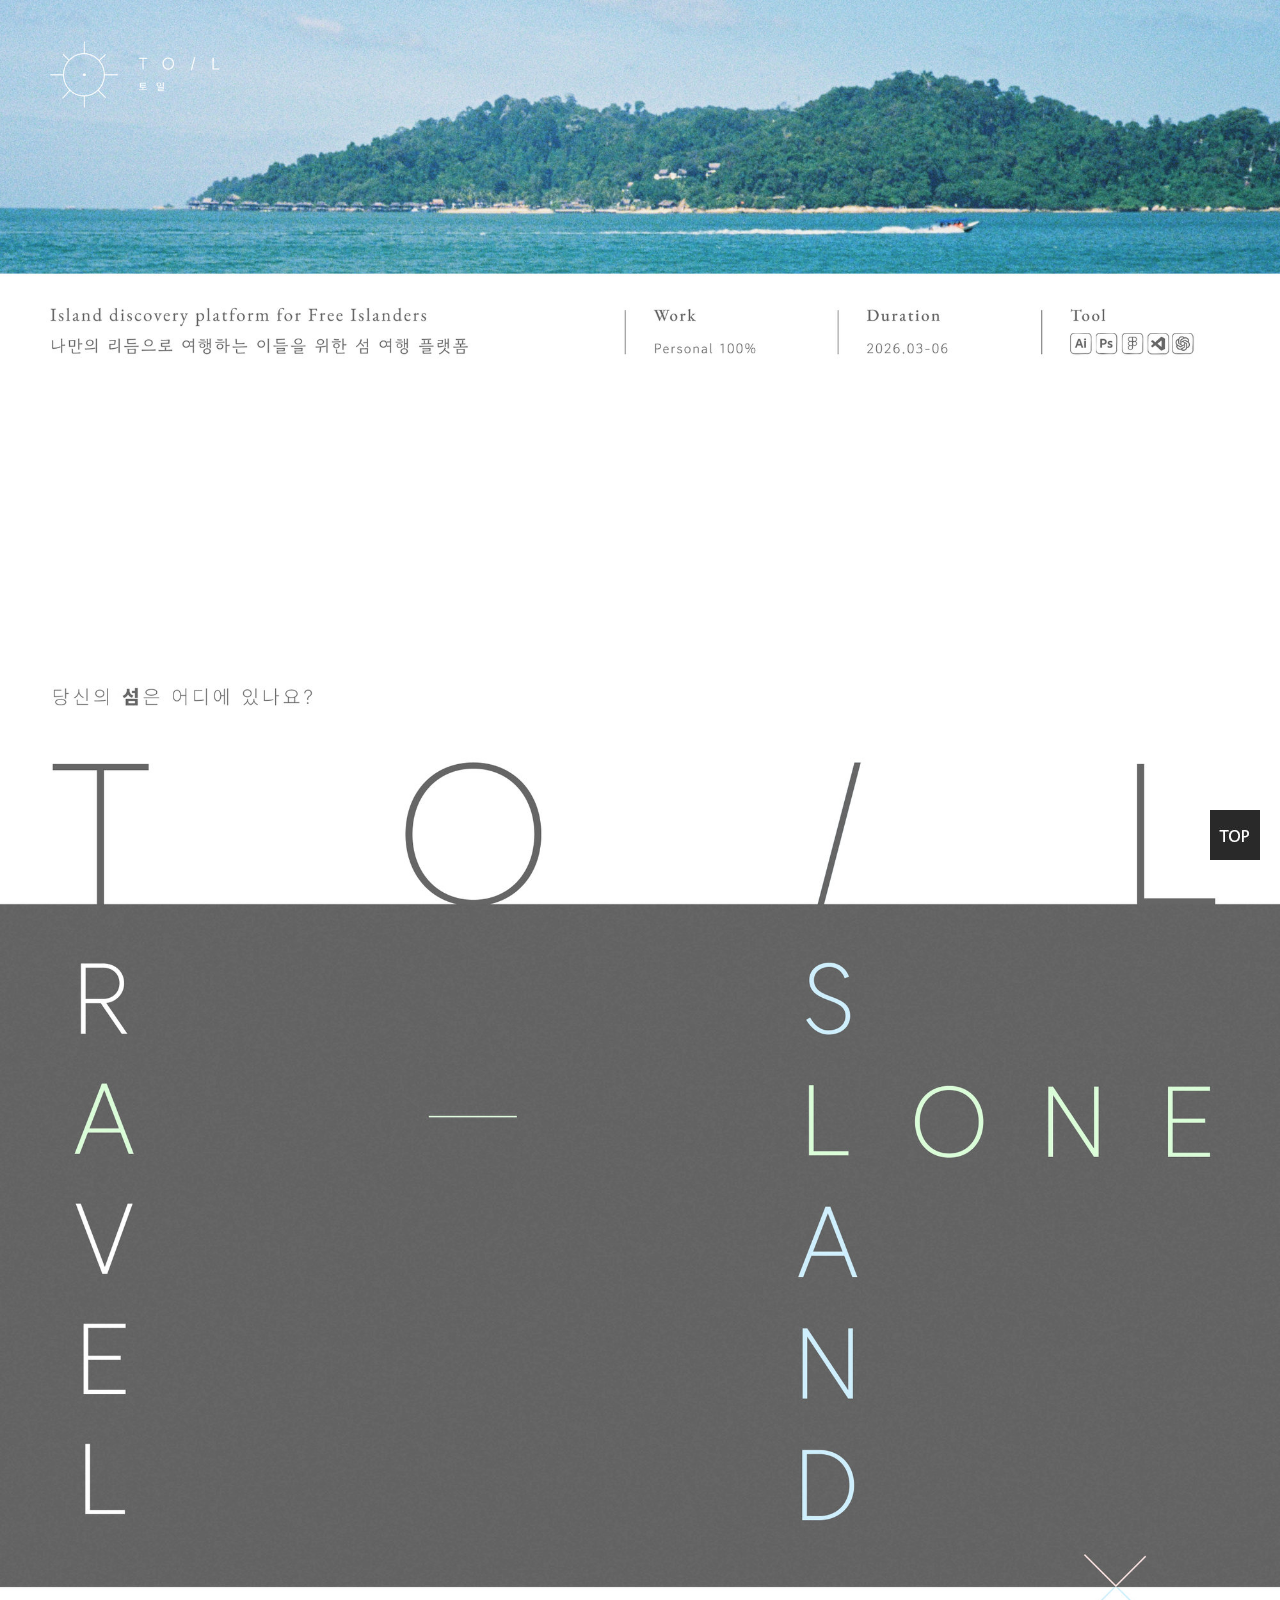
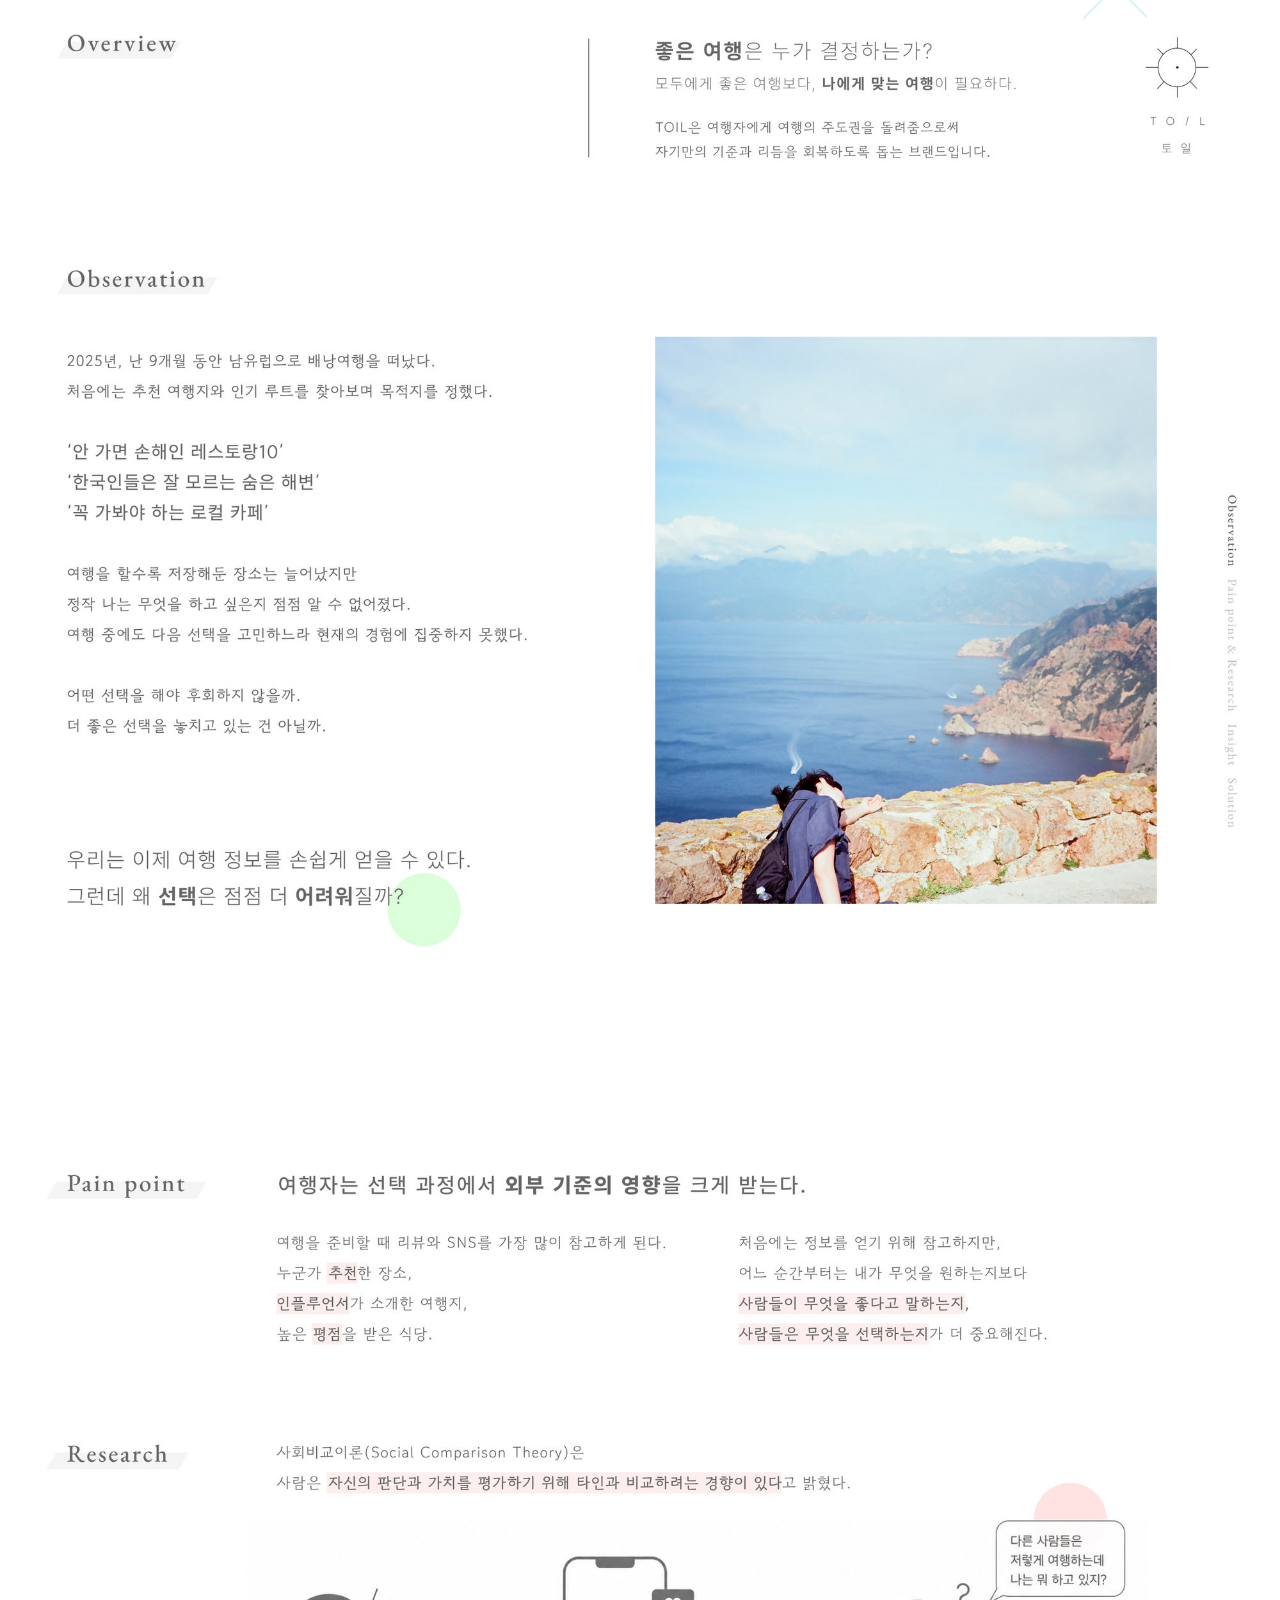
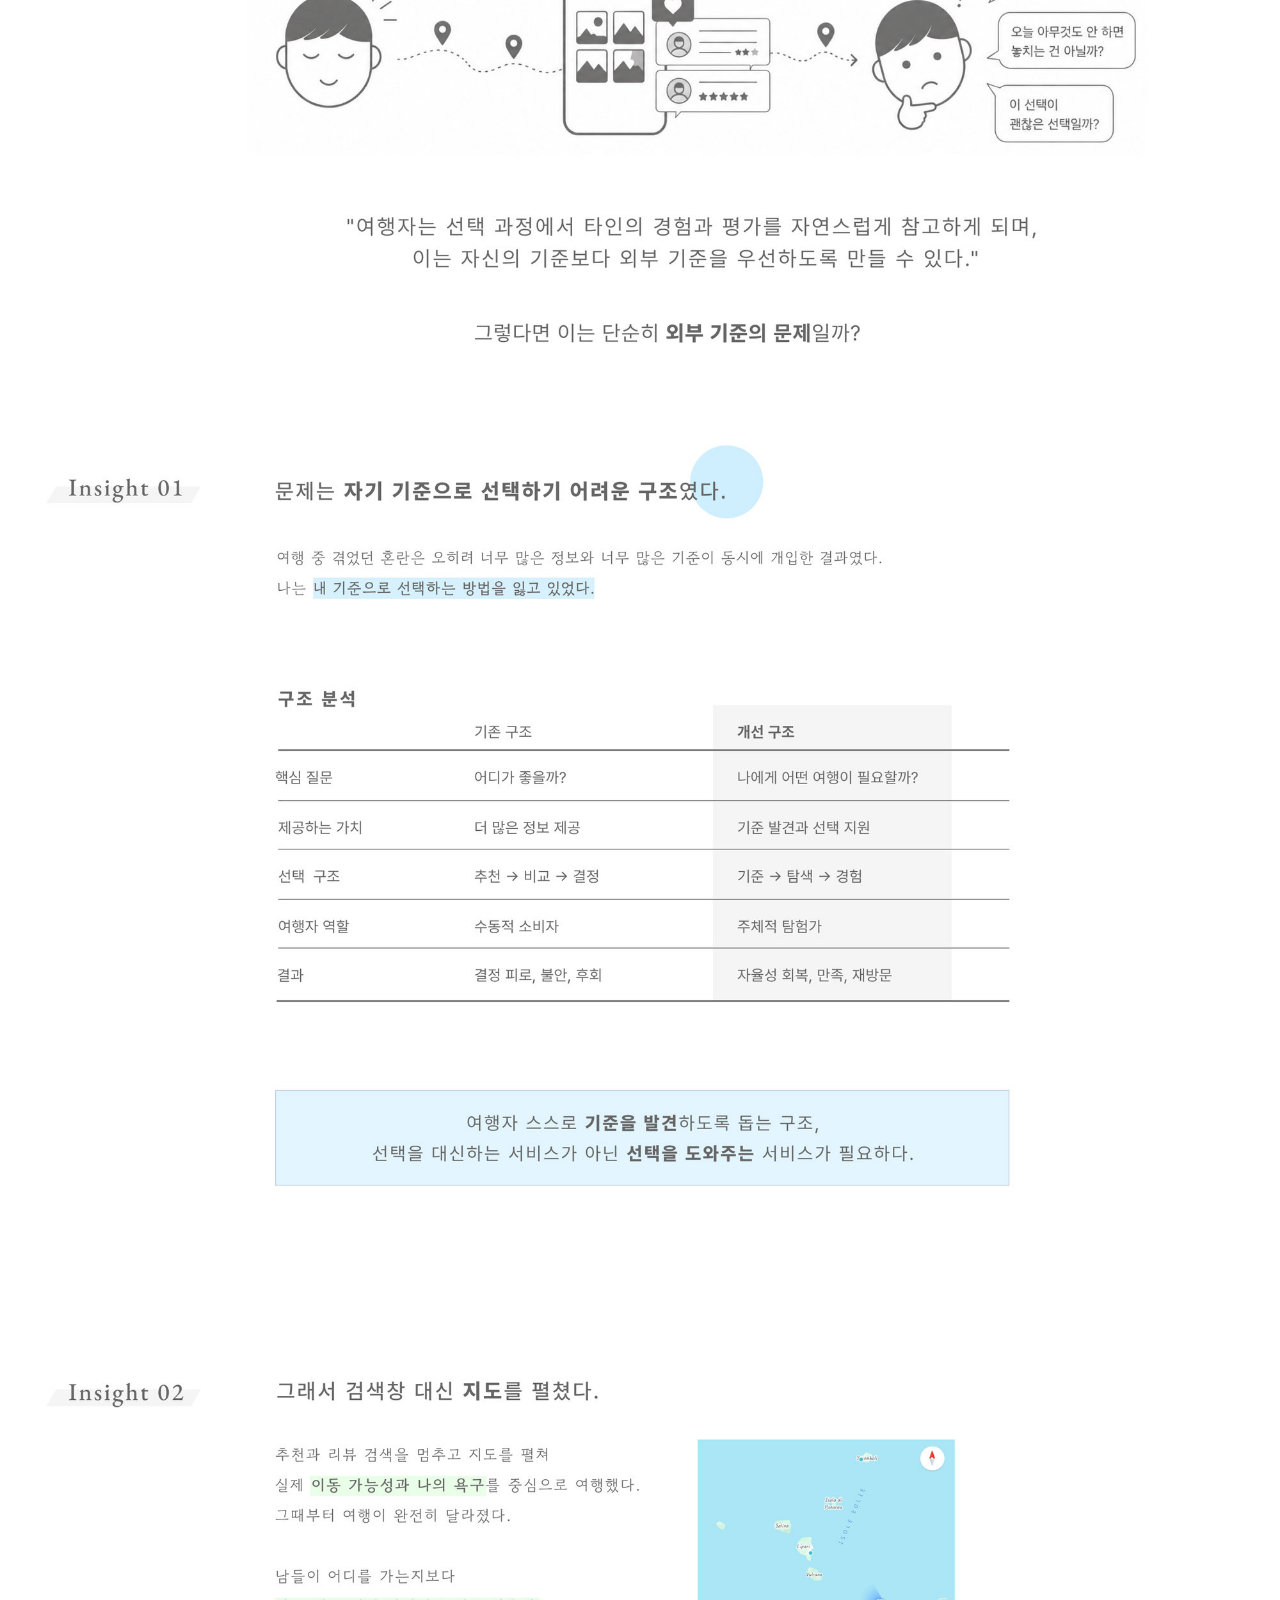
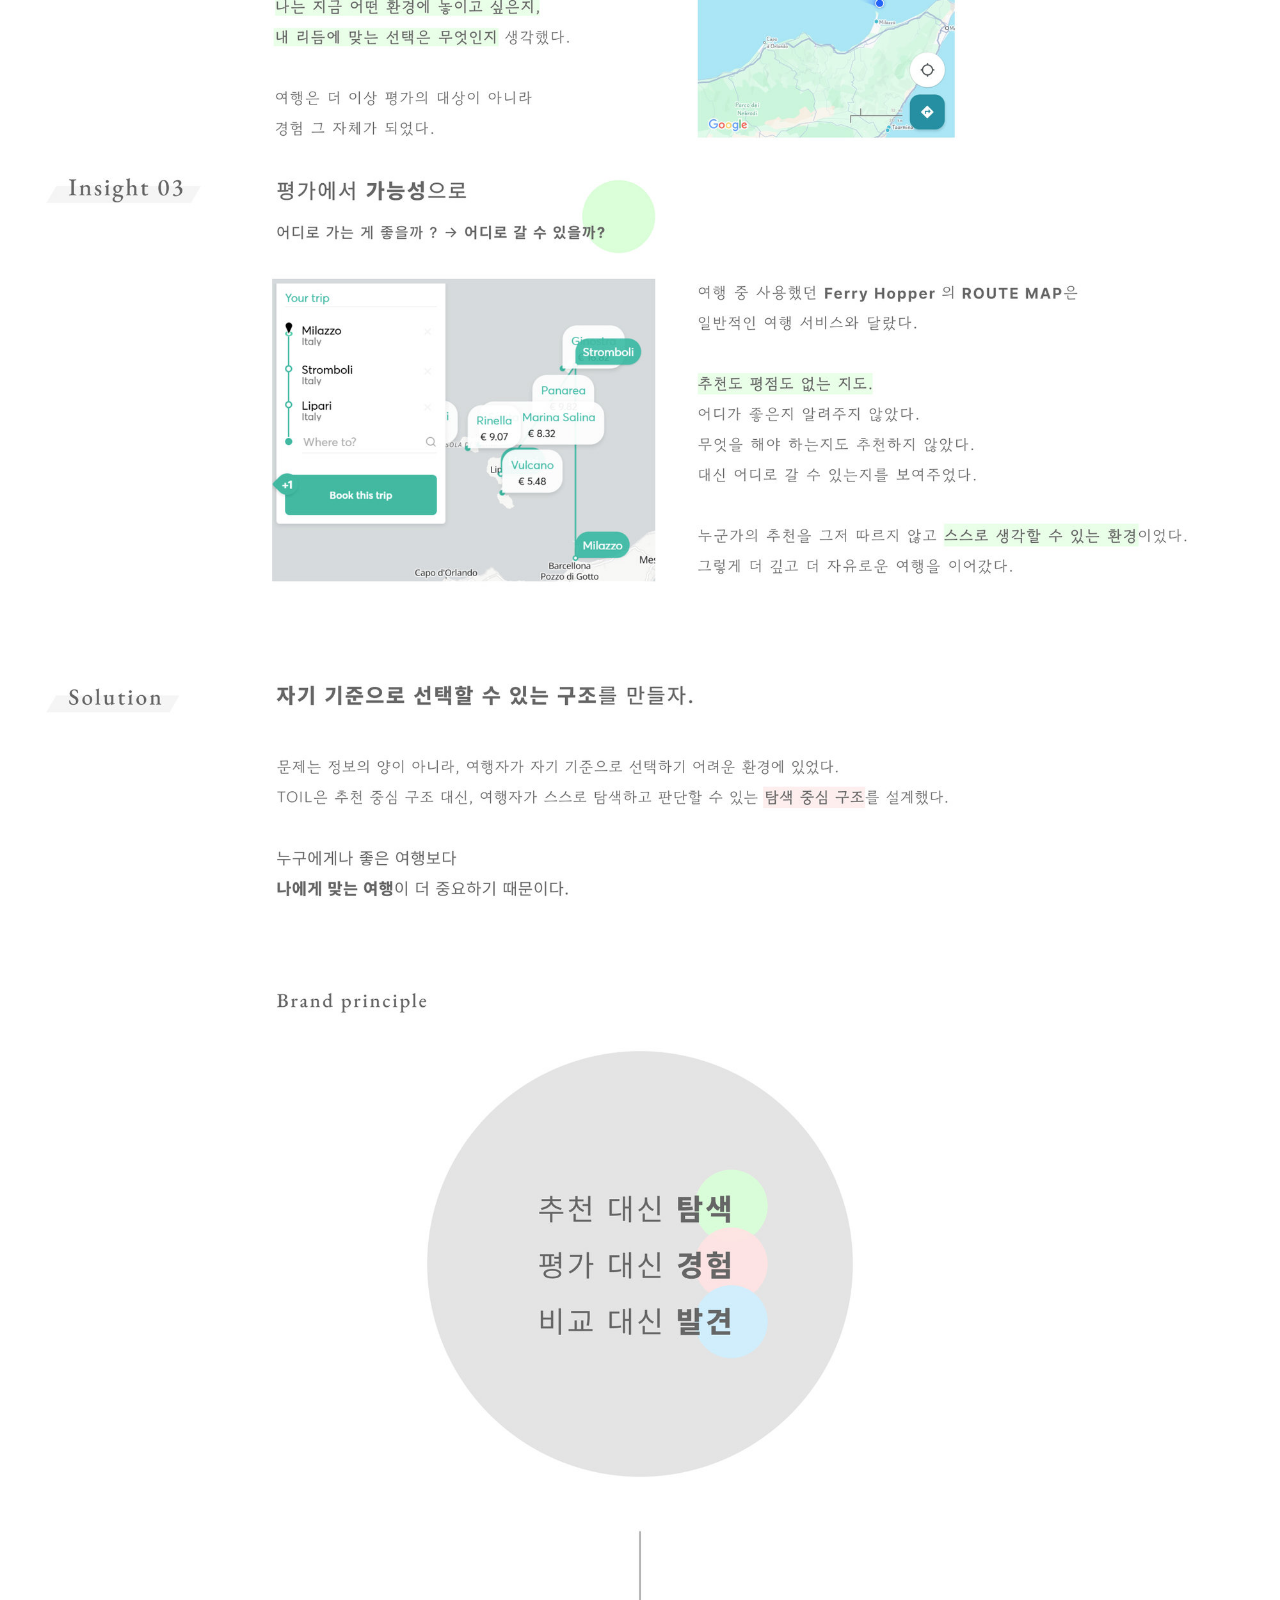
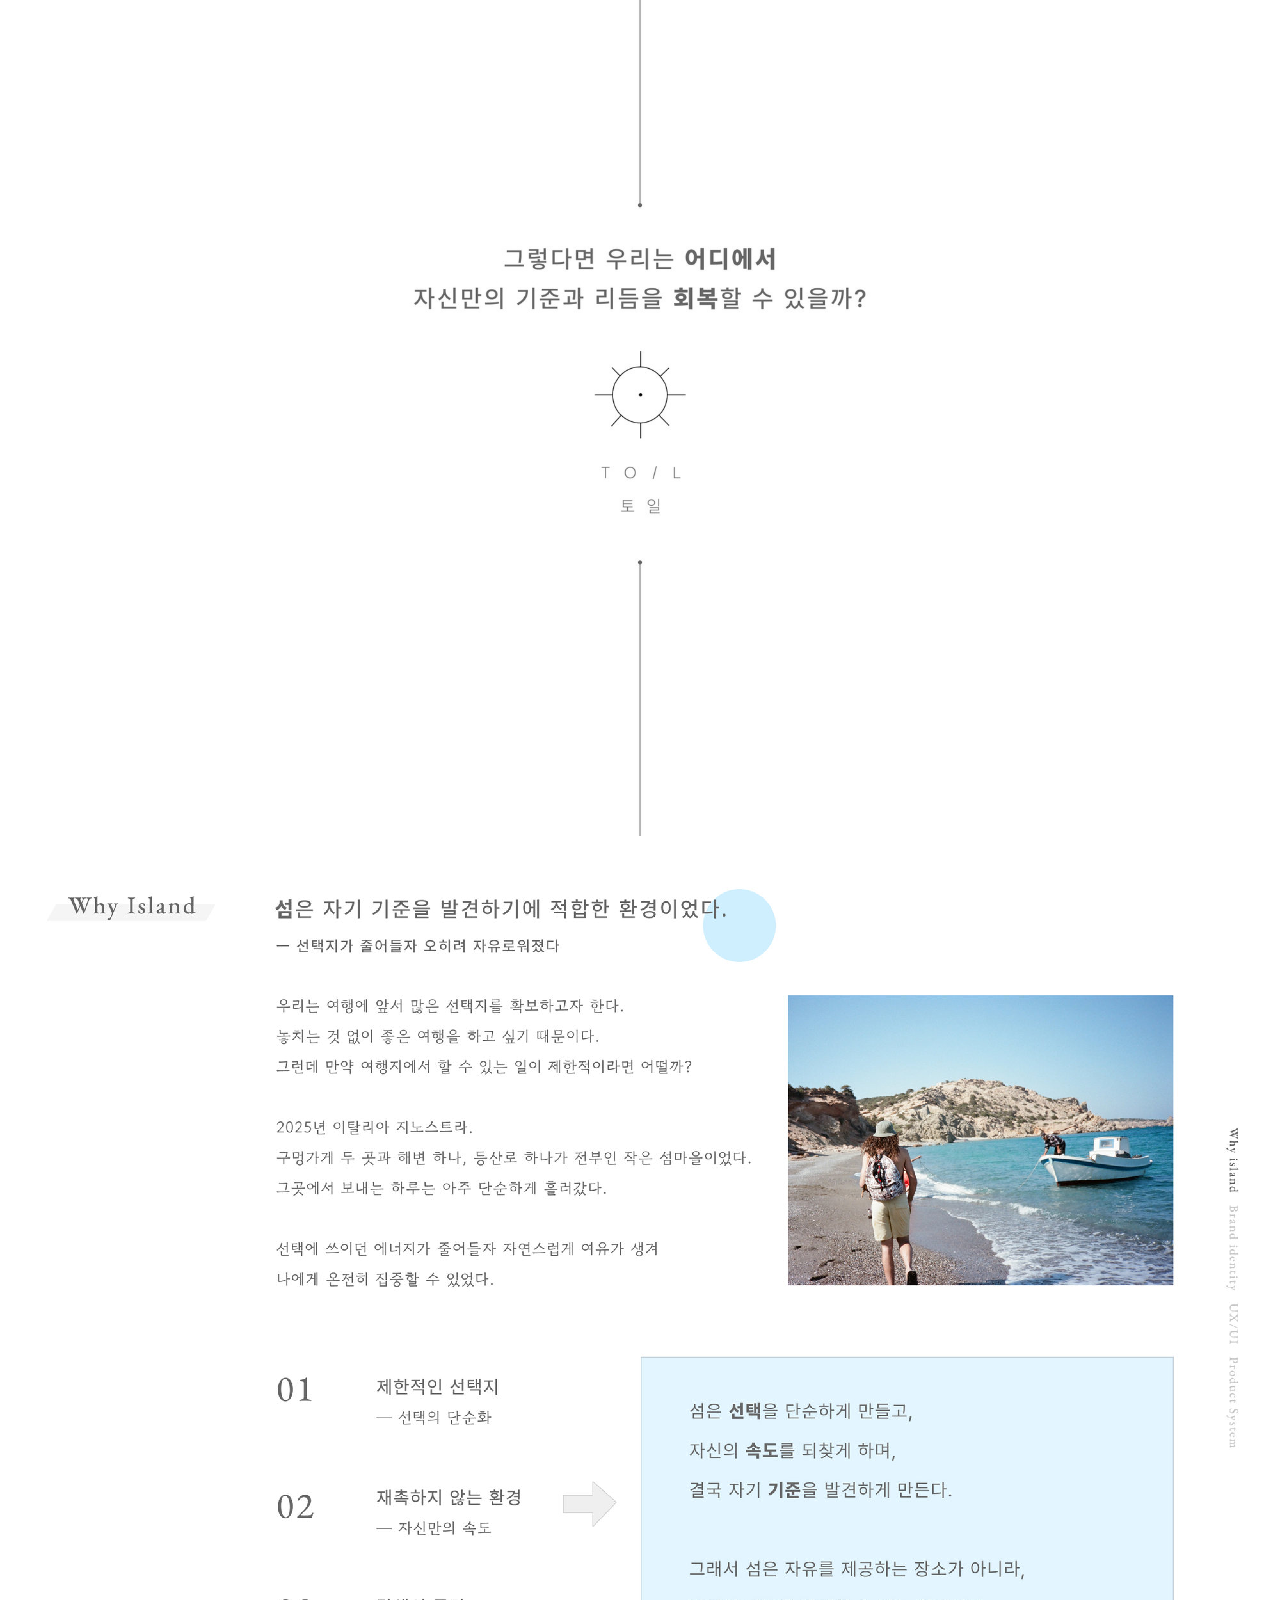
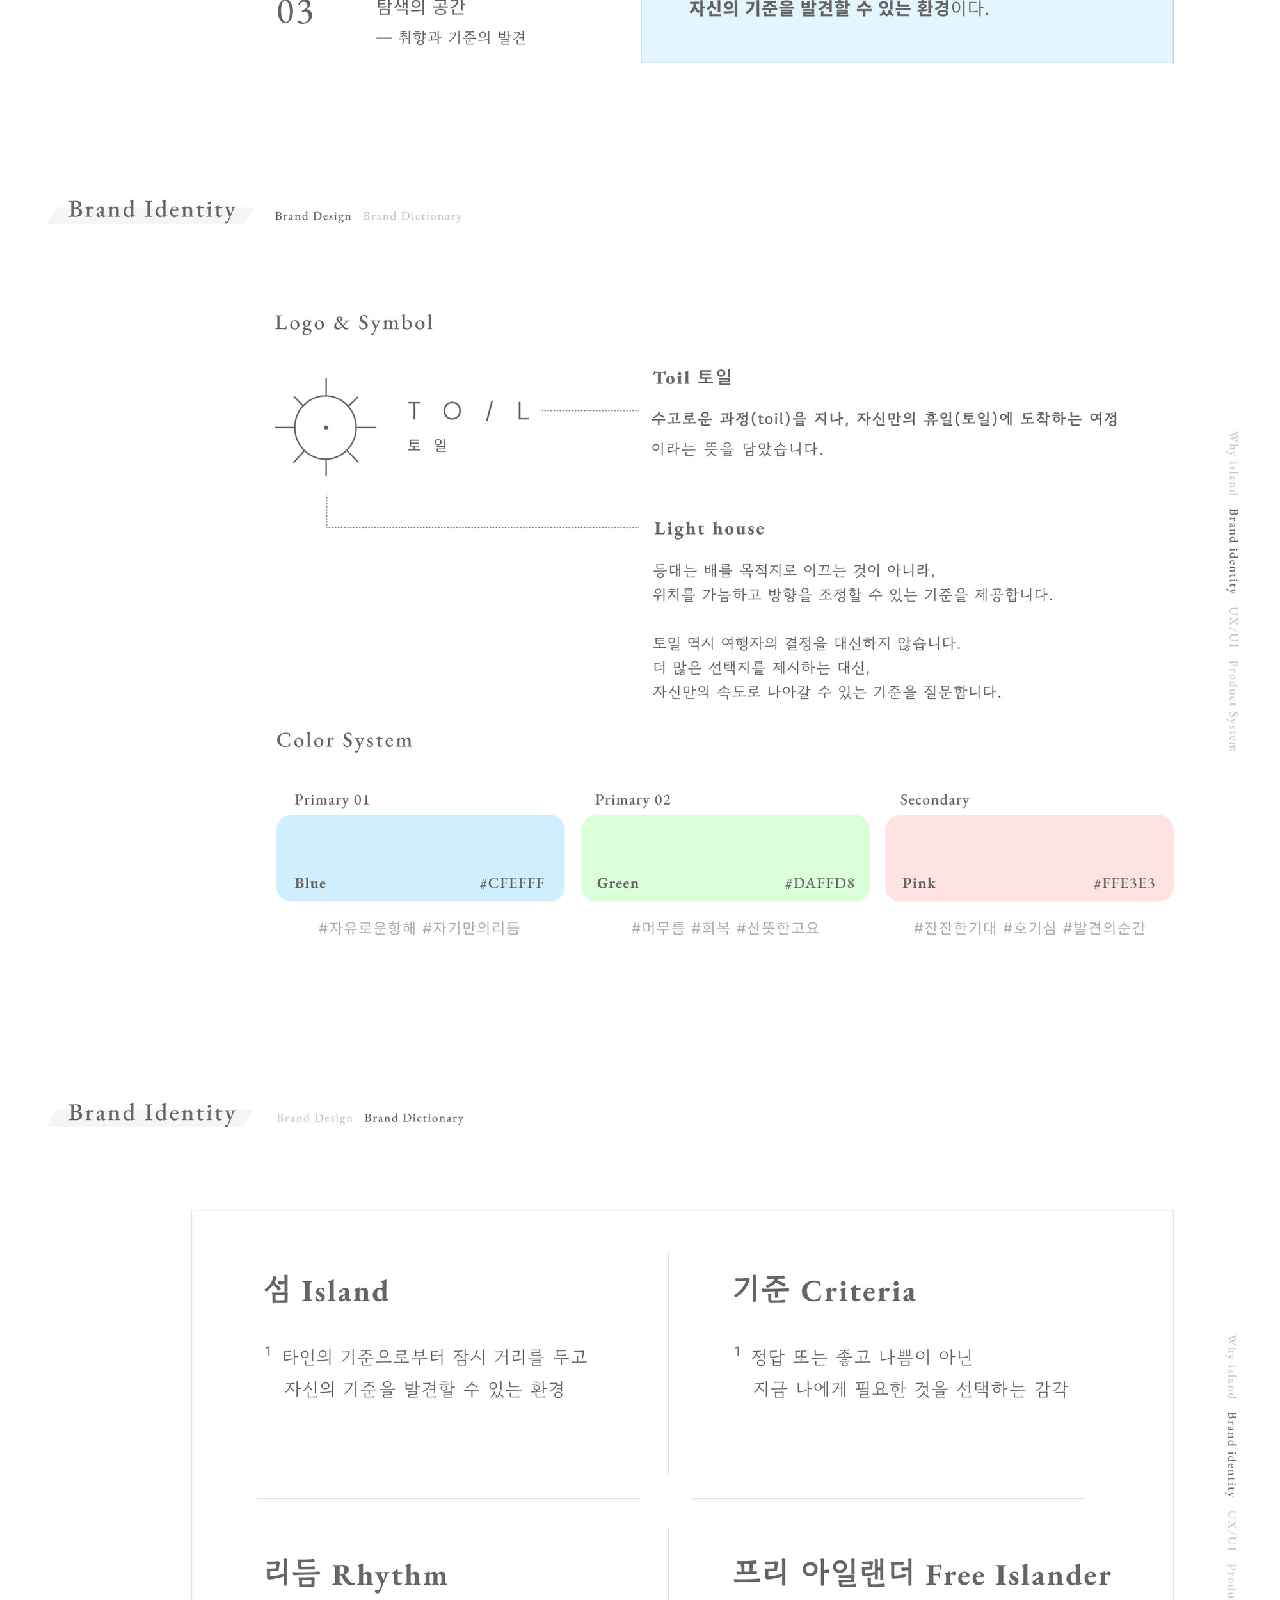
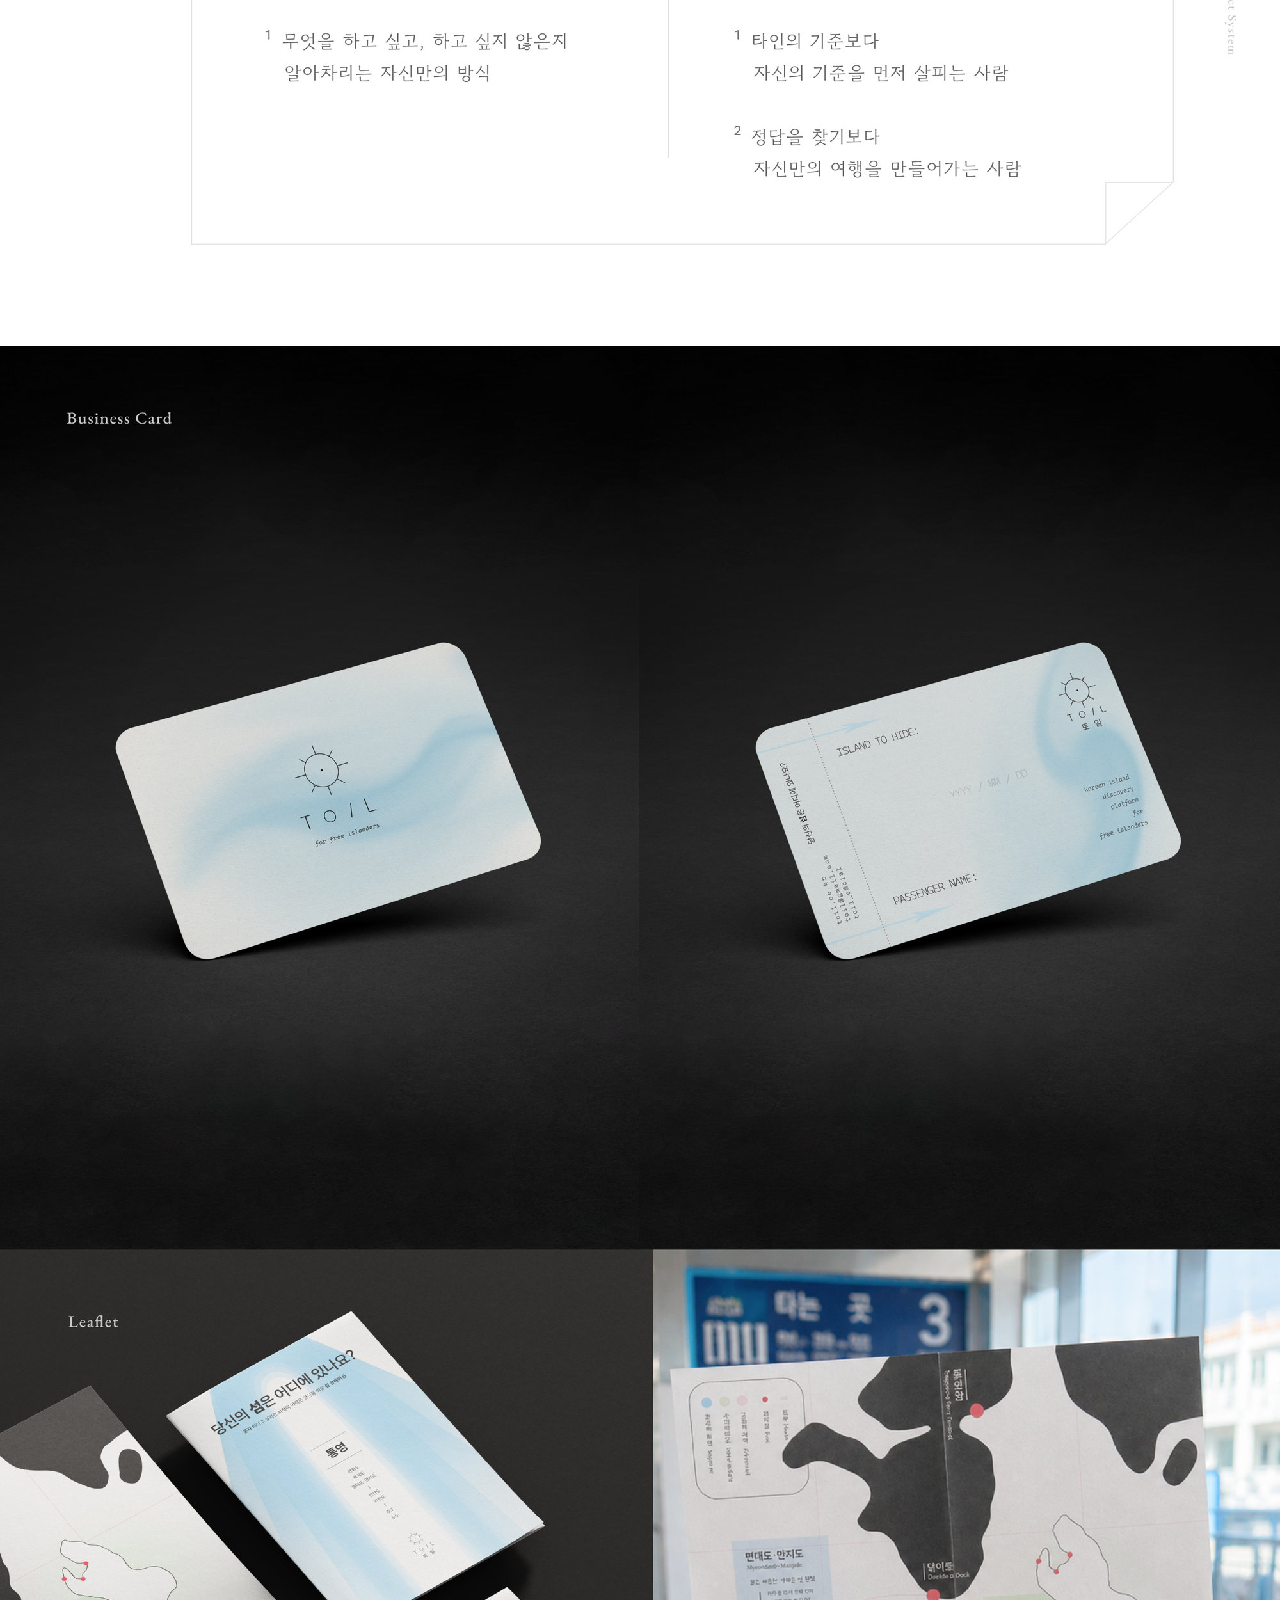
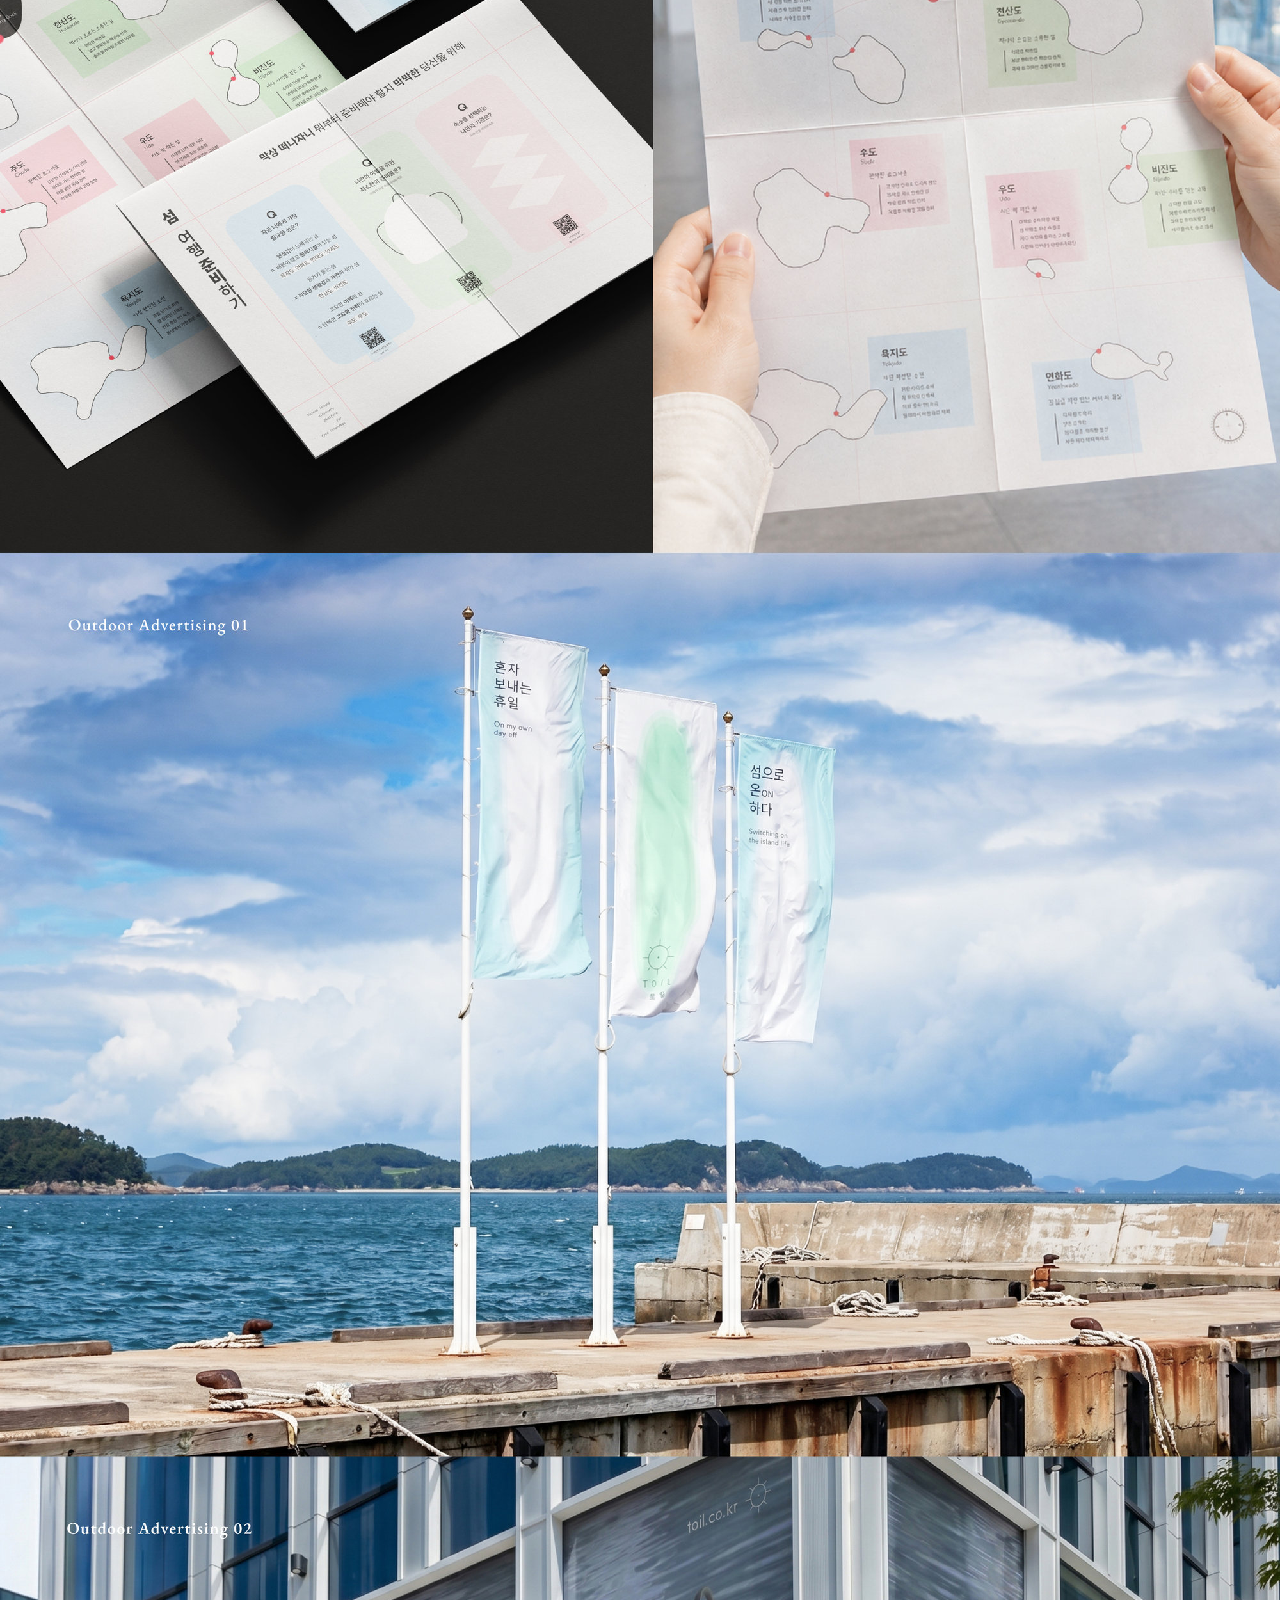
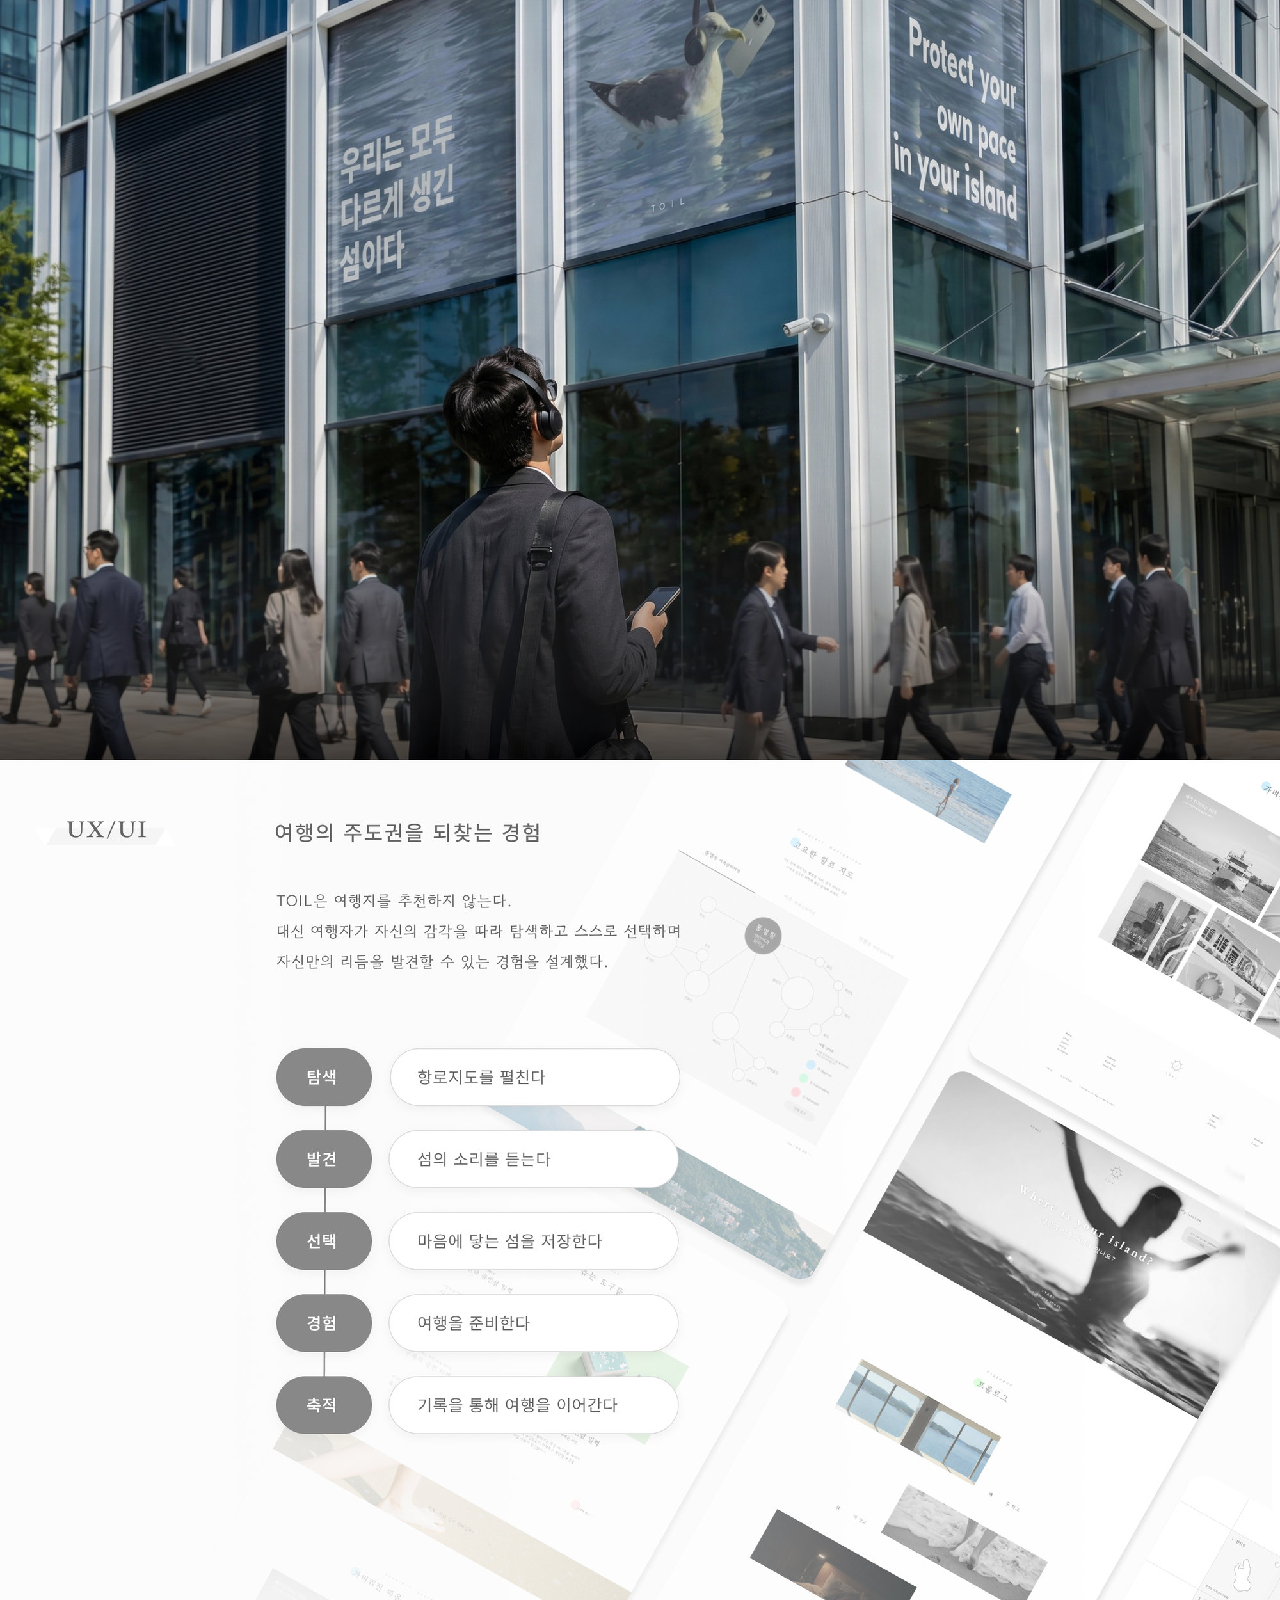
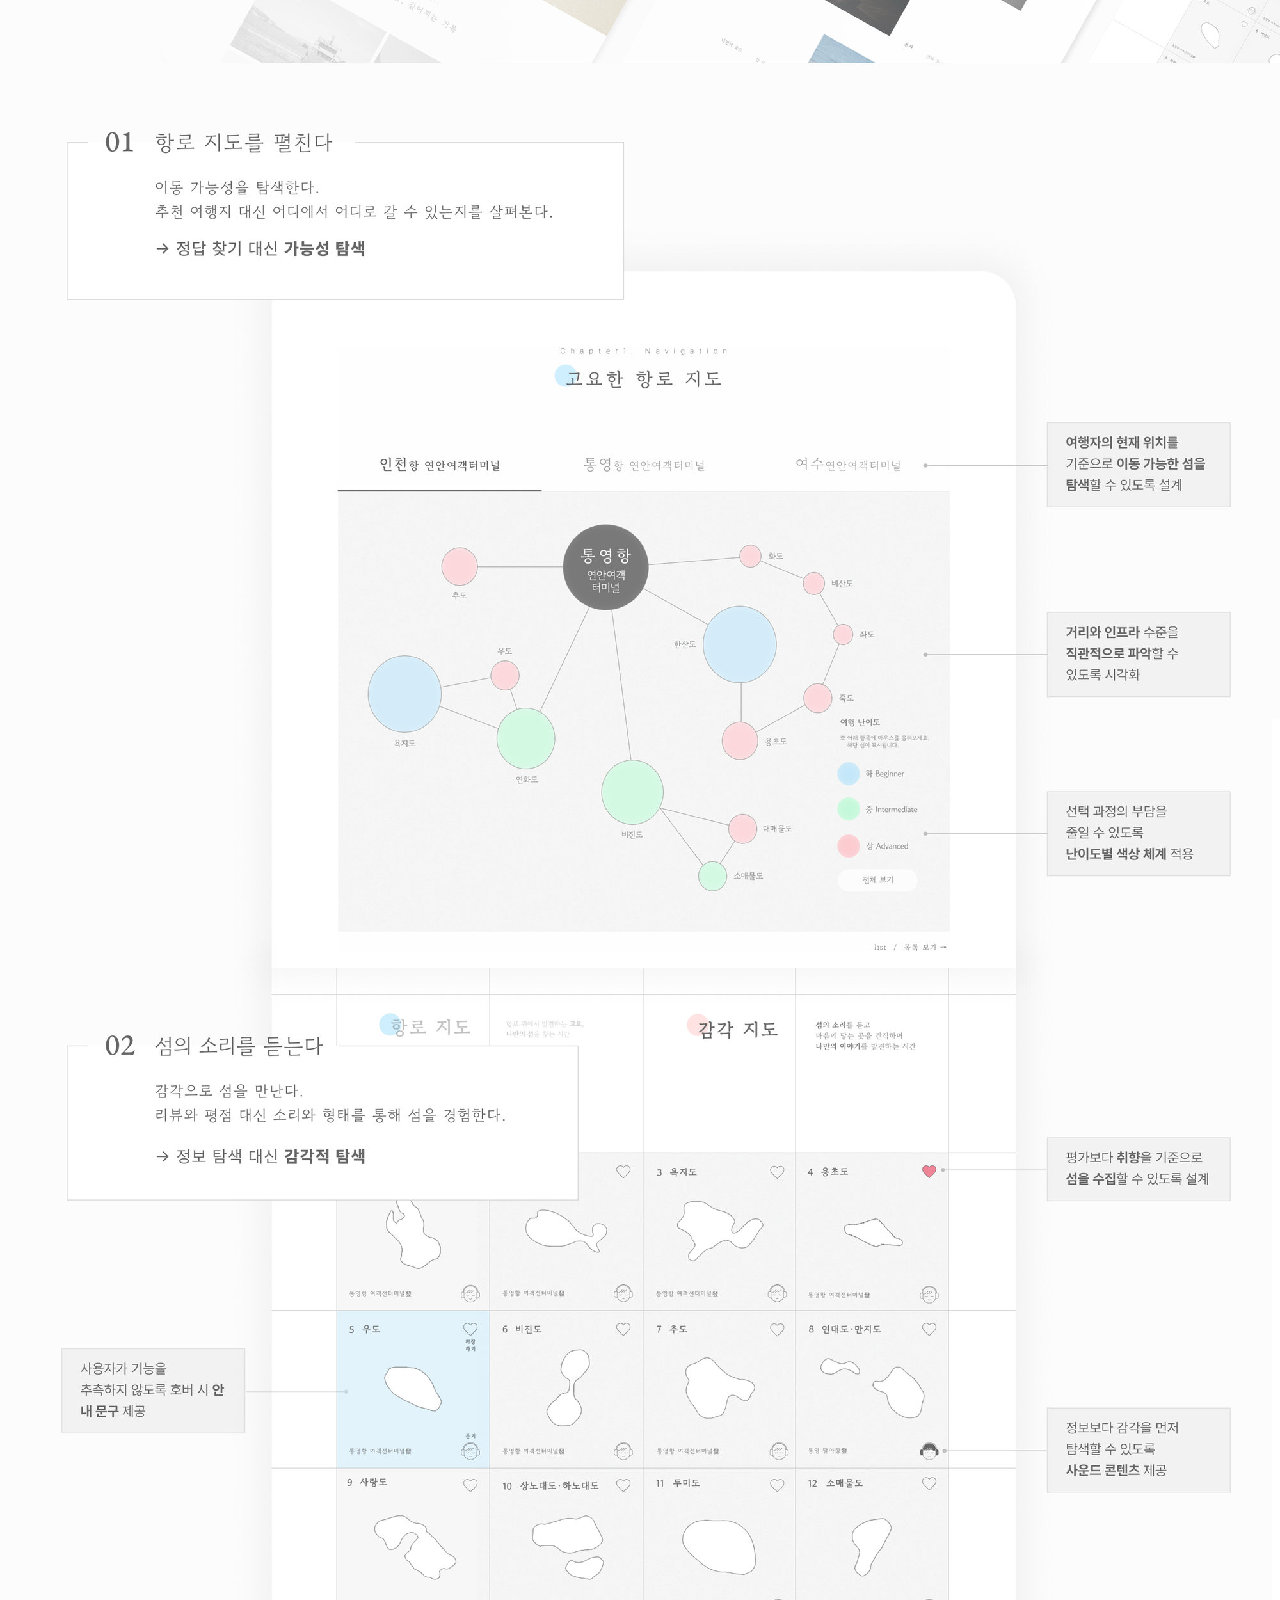
<file: pdf_brand.html>
<!doctype html>
<html>

<head>
	<title>TOIL Brand Portfolio</title>
	<meta charset="utf-8">
	<meta name="viewport" content="width=device-width, initial-scale=1">
	<meta http-equiv="X-UA-Compatible" content="IE=edge">
	<style>
		html {
			scroll-behavior: smooth;
			/* TOP 버튼 앵커 이동을 부드럽게 (jQuery 대체) */
		}

		/* 페이지 스크롤바 — 본편의 워크숍/노트 슬라이드 스크롤바
		   (css/works.css의 .note_right 규칙)와 같은 모양으로 통일.
		   썸 오른쪽 1px은 투명 border로 비우고 테두리는 inset box-shadow로 —
		   테두리 선이 화면 끝에 붙어 잘려 보이지 않게 하는 여백
		   (자세한 설명은 css/style.css의 같은 규칙 주석 참고) */
		html::-webkit-scrollbar {
			width: 7px;
		}

		html::-webkit-scrollbar-thumb {
			border-radius: 2px;
			border-right: 1px solid transparent;
			box-shadow: inset 0 0 0 1px #ccc;
		}

		/* 태블릿(1024px)·모바일에서는 페이지 스크롤바 숨김 —
		   css/style.css의 같은 규칙과 쌍둥이 (안드로이드는 커스텀 스크롤바를
		   자동 숨김하지 않아서 명시적으로 꺼 준다) */
		@media (max-width: 1024px) {
			html {
				scrollbar-width: none;
				/* Firefox */
			}

			html::-webkit-scrollbar {
				display: none;
				/* Chrome / Edge / Safari */
			}
		}

		* {
			margin: 0;
			padding: 0;
		}

		a {
			text-decoration: none;
			color: #555;
		}

		img {
			vertical-align: middle;
		}

		.fixed_box {
			position: fixed;
			bottom: 40px;
			right: 30px;
			width: 40px;
		}

		#top {
			max-width: 1320px;
			margin: 0 auto;
		}

		#top img {
			width: 100%;
			display: block;
		}
	</style>
	<link rel="icon" type="image/png" sizes="32x32" href="./img/favicon.png">
    <!-- 파비콘 -->
</head>

<body>
	<!--완성된 pdf 이미지를 1320크기로 뽑아서, 죽 나열하시면 됩니다!-->
	<div id="top">
		<img src="img/pdf/pdf_brand/1.jpg" class="PDF">
		<img loading="lazy" decoding="async" src="img/pdf/pdf_brand/2.jpg" class="PDF">
		<img loading="lazy" decoding="async" src="img/pdf/pdf_brand/3.jpg" class="PDF">
	</div>
	<div class="fixed_box">
		<a href="#top" class="top_btn">
			<img src="./img/pdf/pdf_brand/top.jpg" alt="top">
		</a>
	</div>
</body>

</html>
</file>
